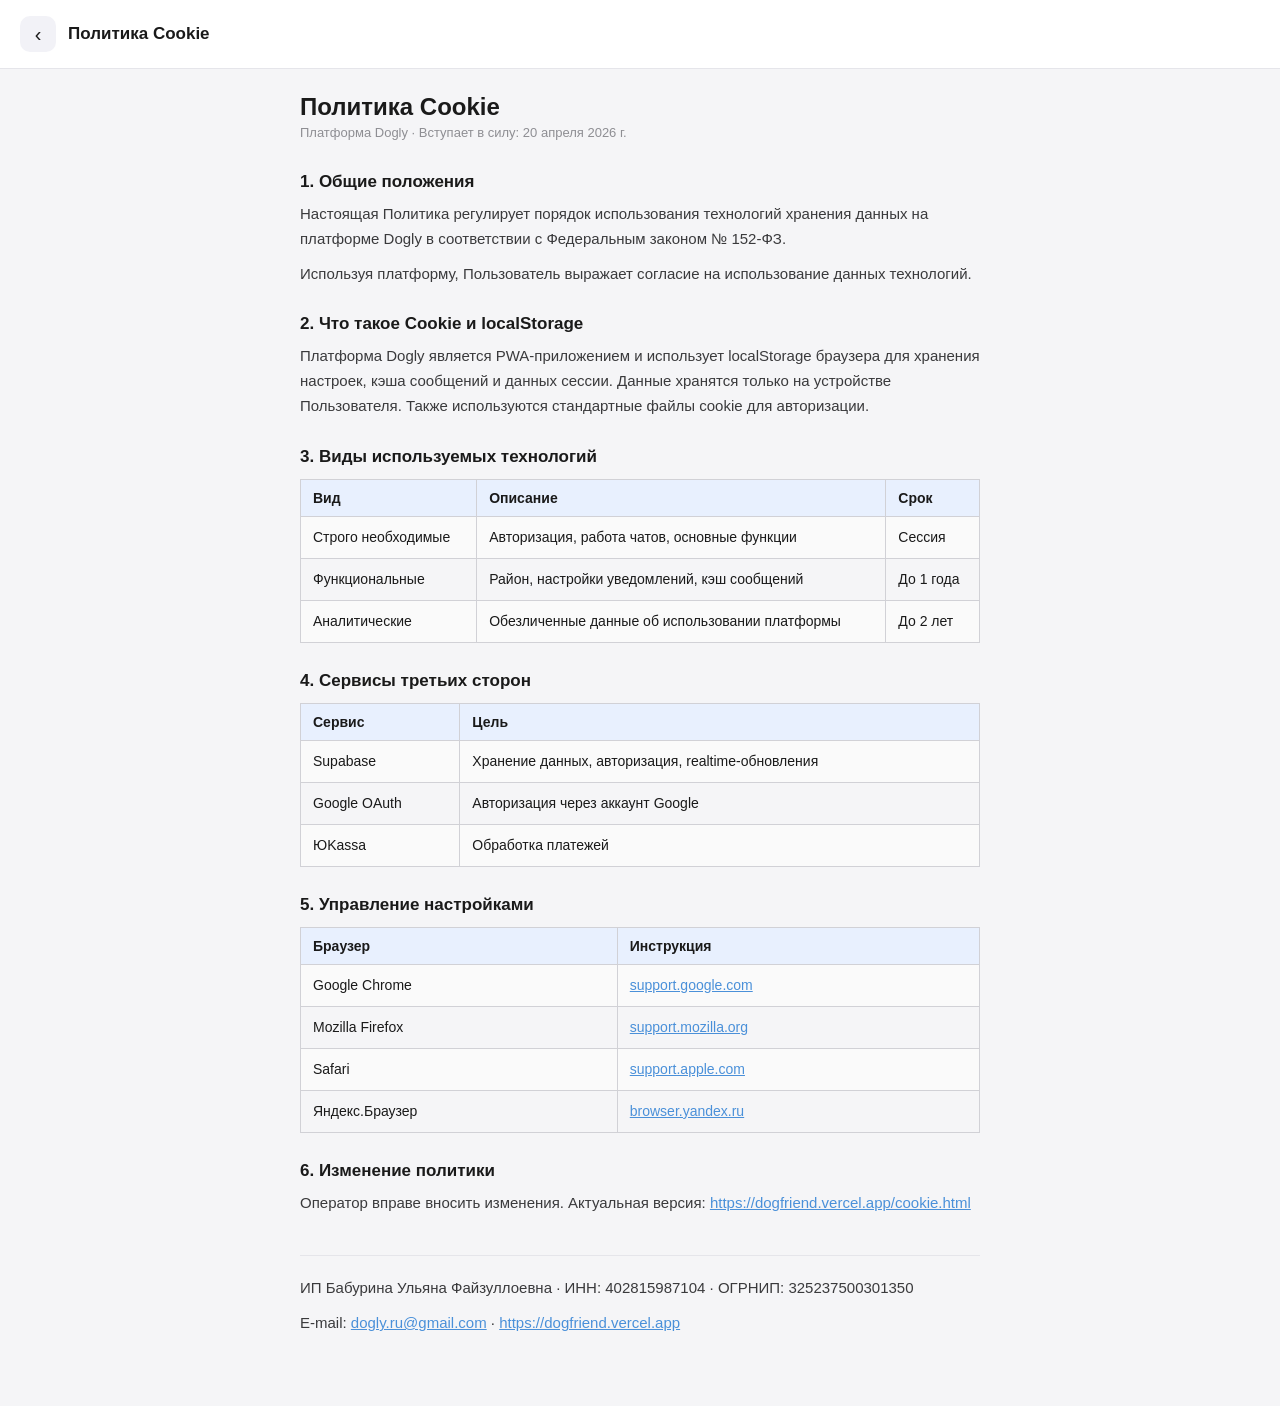
<file: cookie.html>
<!DOCTYPE html>
<html lang="ru">
<head>
<meta charset="UTF-8">
<meta name="viewport" content="width=device-width, initial-scale=1.0">
<title>Политика Cookie — Dogly</title>
<style>
  * { box-sizing: border-box; margin: 0; padding: 0; }
  body { font-family: -apple-system, BlinkMacSystemFont, 'Segoe UI', sans-serif; background: #f5f5f7; color: #1a1a1a; }
  .header { background: #fff; border-bottom: 1px solid #e5e5ea; padding: 16px 20px; display: flex; align-items: center; gap: 12px; position: sticky; top: 0; z-index: 10; }
  .back { background: #f2f2f7; border: none; border-radius: 10px; width: 36px; height: 36px; cursor: pointer; font-size: 20px; display: flex; align-items: center; justify-content: center; text-decoration: none; color: #1a1a1a; }
  .header-title { font-size: 17px; font-weight: 700; }
  .container { max-width: 720px; margin: 0 auto; padding: 24px 20px 60px; }
  .doc-title { font-size: 24px; font-weight: 800; margin-bottom: 4px; }
  .doc-meta { font-size: 13px; color: #8e8e93; margin-bottom: 32px; }
  h2 { font-size: 17px; font-weight: 700; margin: 28px 0 10px; color: #1a1a1a; }
  p { font-size: 15px; line-height: 1.65; color: #3a3a3c; margin-bottom: 10px; }
  ul { padding-left: 20px; margin-bottom: 10px; }
  li { font-size: 15px; line-height: 1.65; color: #3a3a3c; margin-bottom: 6px; }
  table { width: 100%; border-collapse: collapse; margin: 12px 0 16px; font-size: 14px; }
  th { background: #e8f0fe; padding: 10px 12px; text-align: left; font-weight: 600; border: 1px solid #d1d1d6; }
  td { padding: 10px 12px; border: 1px solid #d1d1d6; vertical-align: top; line-height: 1.5; }
  tr:nth-child(even) td { background: #fafafa; }
  .footer { margin-top: 40px; padding-top: 20px; border-top: 1px solid #e5e5ea; font-size: 13px; color: #8e8e93; }
  a { color: #4a90d9; }
</style>
</head>
<body>
<div class="header">
  <a class="back" onclick="history.back()" href="https://dogfriend.vercel.app">‹</a>
  <div class="header-title">Политика Cookie</div>
</div>
<div class="container">
  <div class="doc-title">Политика Cookie</div>
  <div class="doc-meta">Платформа Dogly · Вступает в силу: 20 апреля 2026 г.</div>
  
<h2>1. Общие положения</h2>
<p>Настоящая Политика регулирует порядок использования технологий хранения данных на платформе Dogly в соответствии с Федеральным законом № 152-ФЗ.</p>
<p>Используя платформу, Пользователь выражает согласие на использование данных технологий.</p>

<h2>2. Что такое Cookie и localStorage</h2>
<p>Платформа Dogly является PWA-приложением и использует localStorage браузера для хранения настроек, кэша сообщений и данных сессии. Данные хранятся только на устройстве Пользователя. Также используются стандартные файлы cookie для авторизации.</p>

<h2>3. Виды используемых технологий</h2>
<table>
<tr><th>Вид</th><th>Описание</th><th>Срок</th></tr>
<tr><td>Строго необходимые</td><td>Авторизация, работа чатов, основные функции</td><td>Сессия</td></tr>
<tr><td>Функциональные</td><td>Район, настройки уведомлений, кэш сообщений</td><td>До 1 года</td></tr>
<tr><td>Аналитические</td><td>Обезличенные данные об использовании платформы</td><td>До 2 лет</td></tr>
</table>

<h2>4. Сервисы третьих сторон</h2>
<table>
<tr><th>Сервис</th><th>Цель</th></tr>
<tr><td>Supabase</td><td>Хранение данных, авторизация, realtime-обновления</td></tr>
<tr><td>Google OAuth</td><td>Авторизация через аккаунт Google</td></tr>
<tr><td>ЮKassa</td><td>Обработка платежей</td></tr>
</table>

<h2>5. Управление настройками</h2>
<table>
<tr><th>Браузер</th><th>Инструкция</th></tr>
<tr><td>Google Chrome</td><td><a href="https://support.google.com/chrome/answer/95647" target="_blank">support.google.com</a></td></tr>
<tr><td>Mozilla Firefox</td><td><a href="https://support.mozilla.org/ru/kb/udalenie-kukov" target="_blank">support.mozilla.org</a></td></tr>
<tr><td>Safari</td><td><a href="https://support.apple.com/ru-ru/guide/safari/sfri11471/mac" target="_blank">support.apple.com</a></td></tr>
<tr><td>Яндекс.Браузер</td><td><a href="https://browser.yandex.ru/help/personal-data-protection/cookies.html" target="_blank">browser.yandex.ru</a></td></tr>
</table>

<h2>6. Изменение политики</h2>
<p>Оператор вправе вносить изменения. Актуальная версия: <a href="https://dogfriend.vercel.app/cookie.html">https://dogfriend.vercel.app/cookie.html</a></p>
  <div class="footer">
    <p>ИП Бабурина Ульяна Файзуллоевна · ИНН: 402815987104 · ОГРНИП: 325237500301350</p>
    <p>E-mail: <a href="mailto:dogly.ru@gmail.com">dogly.ru@gmail.com</a> · <a href="https://dogfriend.vercel.app">https://dogfriend.vercel.app</a></p>
  </div>
</div>
</body>
</html>
</file>
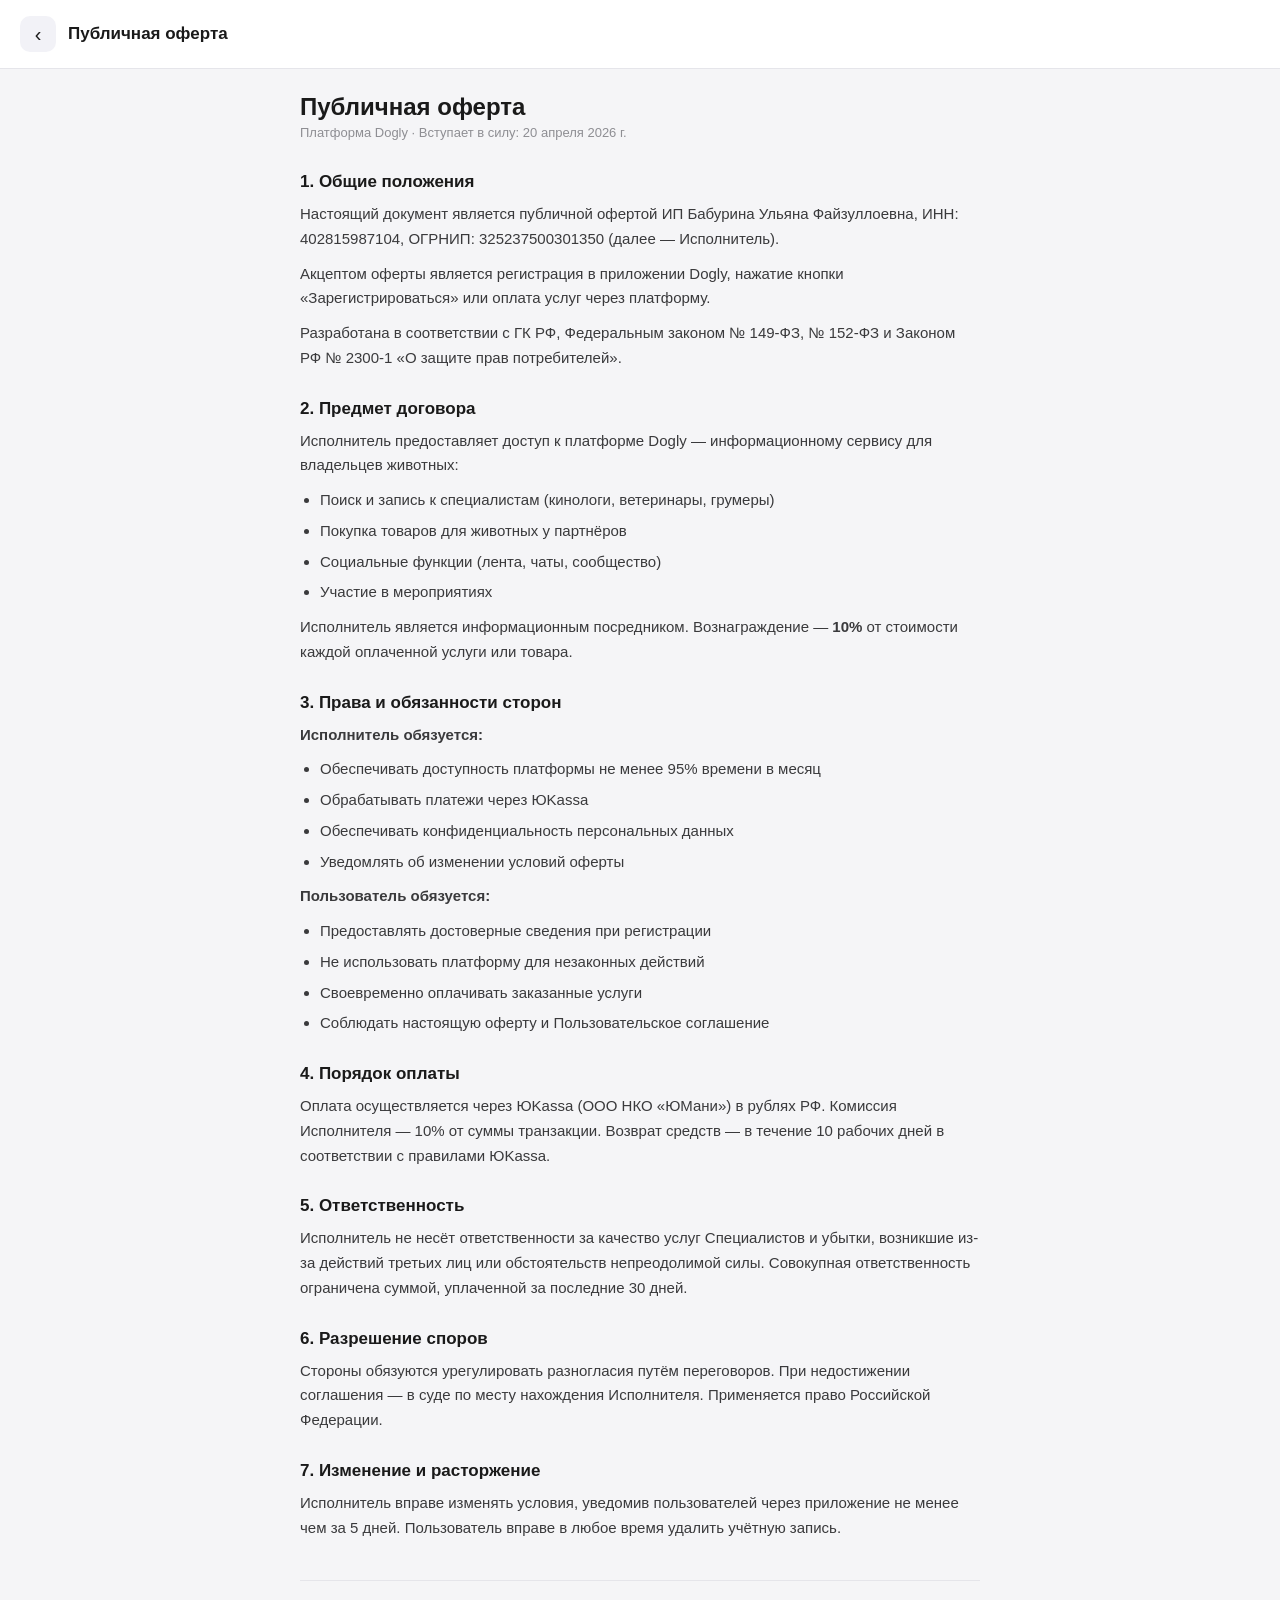
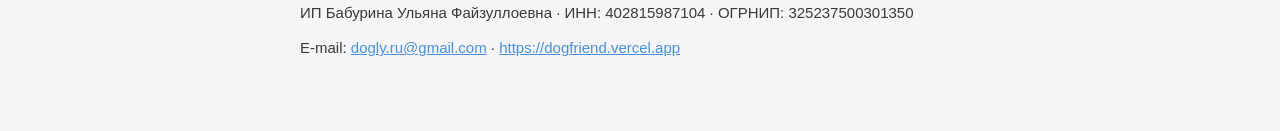
<file: offer.html>
<!DOCTYPE html>
<html lang="ru">
<head>
<meta charset="UTF-8">
<meta name="viewport" content="width=device-width, initial-scale=1.0">
<title>Публичная оферта — Dogly</title>
<style>
  * { box-sizing: border-box; margin: 0; padding: 0; }
  body { font-family: -apple-system, BlinkMacSystemFont, 'Segoe UI', sans-serif; background: #f5f5f7; color: #1a1a1a; }
  .header { background: #fff; border-bottom: 1px solid #e5e5ea; padding: 16px 20px; display: flex; align-items: center; gap: 12px; position: sticky; top: 0; z-index: 10; }
  .back { background: #f2f2f7; border: none; border-radius: 10px; width: 36px; height: 36px; cursor: pointer; font-size: 20px; display: flex; align-items: center; justify-content: center; text-decoration: none; color: #1a1a1a; }
  .header-title { font-size: 17px; font-weight: 700; }
  .container { max-width: 720px; margin: 0 auto; padding: 24px 20px 60px; }
  .doc-title { font-size: 24px; font-weight: 800; margin-bottom: 4px; }
  .doc-meta { font-size: 13px; color: #8e8e93; margin-bottom: 32px; }
  h2 { font-size: 17px; font-weight: 700; margin: 28px 0 10px; color: #1a1a1a; }
  p { font-size: 15px; line-height: 1.65; color: #3a3a3c; margin-bottom: 10px; }
  ul { padding-left: 20px; margin-bottom: 10px; }
  li { font-size: 15px; line-height: 1.65; color: #3a3a3c; margin-bottom: 6px; }
  table { width: 100%; border-collapse: collapse; margin: 12px 0 16px; font-size: 14px; }
  th { background: #e8f0fe; padding: 10px 12px; text-align: left; font-weight: 600; border: 1px solid #d1d1d6; }
  td { padding: 10px 12px; border: 1px solid #d1d1d6; vertical-align: top; line-height: 1.5; }
  tr:nth-child(even) td { background: #fafafa; }
  .footer { margin-top: 40px; padding-top: 20px; border-top: 1px solid #e5e5ea; font-size: 13px; color: #8e8e93; }
  a { color: #4a90d9; }
</style>
</head>
<body>
<div class="header">
  <a class="back" onclick="history.back()" href="https://dogfriend.vercel.app">‹</a>
  <div class="header-title">Публичная оферта</div>
</div>
<div class="container">
  <div class="doc-title">Публичная оферта</div>
  <div class="doc-meta">Платформа Dogly · Вступает в силу: 20 апреля 2026 г.</div>
  
<h2>1. Общие положения</h2>
<p>Настоящий документ является публичной офертой ИП Бабурина Ульяна Файзуллоевна, ИНН: 402815987104, ОГРНИП: 325237500301350 (далее — Исполнитель).</p>
<p>Акцептом оферты является регистрация в приложении Dogly, нажатие кнопки «Зарегистрироваться» или оплата услуг через платформу.</p>
<p>Разработана в соответствии с ГК РФ, Федеральным законом № 149-ФЗ, № 152-ФЗ и Законом РФ № 2300-1 «О защите прав потребителей».</p>

<h2>2. Предмет договора</h2>
<p>Исполнитель предоставляет доступ к платформе Dogly — информационному сервису для владельцев животных:</p>
<ul>
<li>Поиск и запись к специалистам (кинологи, ветеринары, грумеры)</li>
<li>Покупка товаров для животных у партнёров</li>
<li>Социальные функции (лента, чаты, сообщество)</li>
<li>Участие в мероприятиях</li>
</ul>
<p>Исполнитель является информационным посредником. Вознаграждение — <strong>10%</strong> от стоимости каждой оплаченной услуги или товара.</p>

<h2>3. Права и обязанности сторон</h2>
<p><strong>Исполнитель обязуется:</strong></p>
<ul>
<li>Обеспечивать доступность платформы не менее 95% времени в месяц</li>
<li>Обрабатывать платежи через ЮKassa</li>
<li>Обеспечивать конфиденциальность персональных данных</li>
<li>Уведомлять об изменении условий оферты</li>
</ul>
<p><strong>Пользователь обязуется:</strong></p>
<ul>
<li>Предоставлять достоверные сведения при регистрации</li>
<li>Не использовать платформу для незаконных действий</li>
<li>Своевременно оплачивать заказанные услуги</li>
<li>Соблюдать настоящую оферту и Пользовательское соглашение</li>
</ul>

<h2>4. Порядок оплаты</h2>
<p>Оплата осуществляется через ЮKassa (ООО НКО «ЮМани») в рублях РФ. Комиссия Исполнителя — 10% от суммы транзакции. Возврат средств — в течение 10 рабочих дней в соответствии с правилами ЮKassa.</p>

<h2>5. Ответственность</h2>
<p>Исполнитель не несёт ответственности за качество услуг Специалистов и убытки, возникшие из-за действий третьих лиц или обстоятельств непреодолимой силы. Совокупная ответственность ограничена суммой, уплаченной за последние 30 дней.</p>

<h2>6. Разрешение споров</h2>
<p>Стороны обязуются урегулировать разногласия путём переговоров. При недостижении соглашения — в суде по месту нахождения Исполнителя. Применяется право Российской Федерации.</p>

<h2>7. Изменение и расторжение</h2>
<p>Исполнитель вправе изменять условия, уведомив пользователей через приложение не менее чем за 5 дней. Пользователь вправе в любое время удалить учётную запись.</p>
  <div class="footer">
    <p>ИП Бабурина Ульяна Файзуллоевна · ИНН: 402815987104 · ОГРНИП: 325237500301350</p>
    <p>E-mail: <a href="mailto:dogly.ru@gmail.com">dogly.ru@gmail.com</a> · <a href="https://dogfriend.vercel.app">https://dogfriend.vercel.app</a></p>
  </div>
</div>
</body>
</html>
</file>
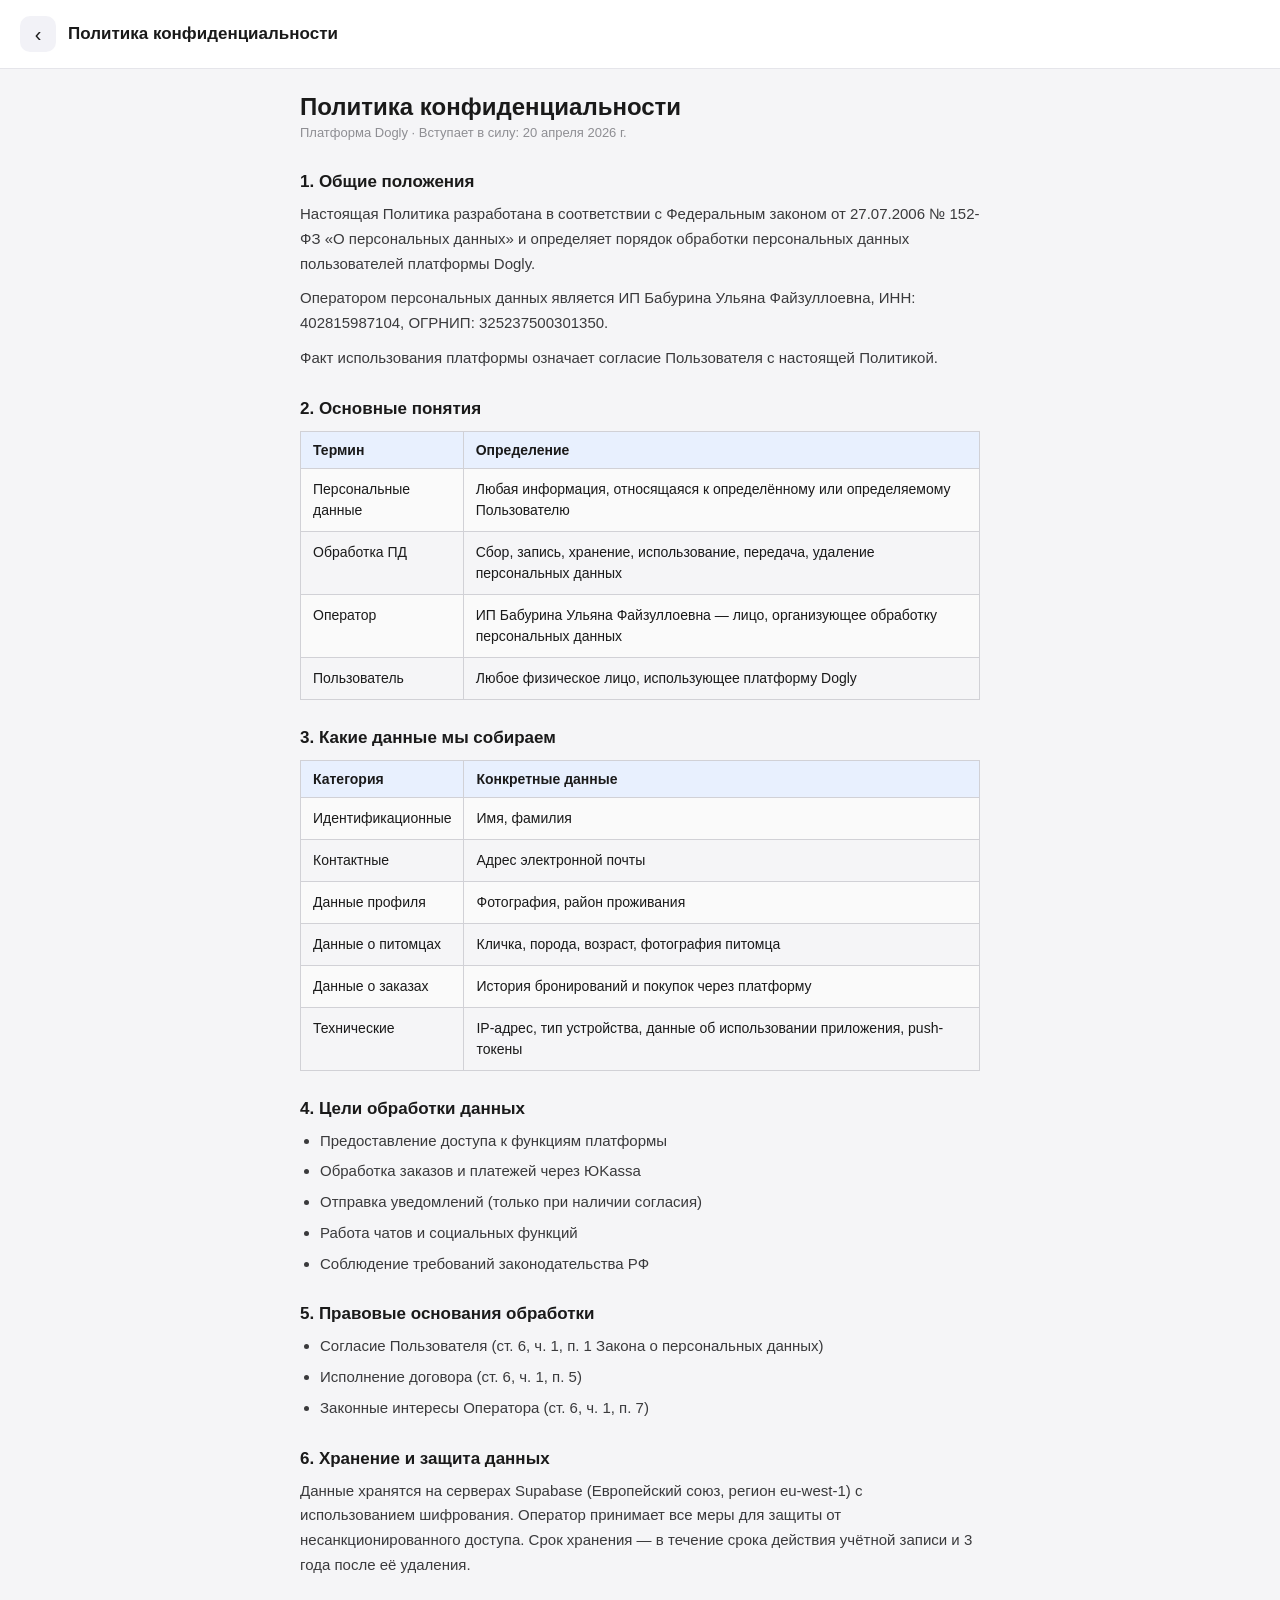
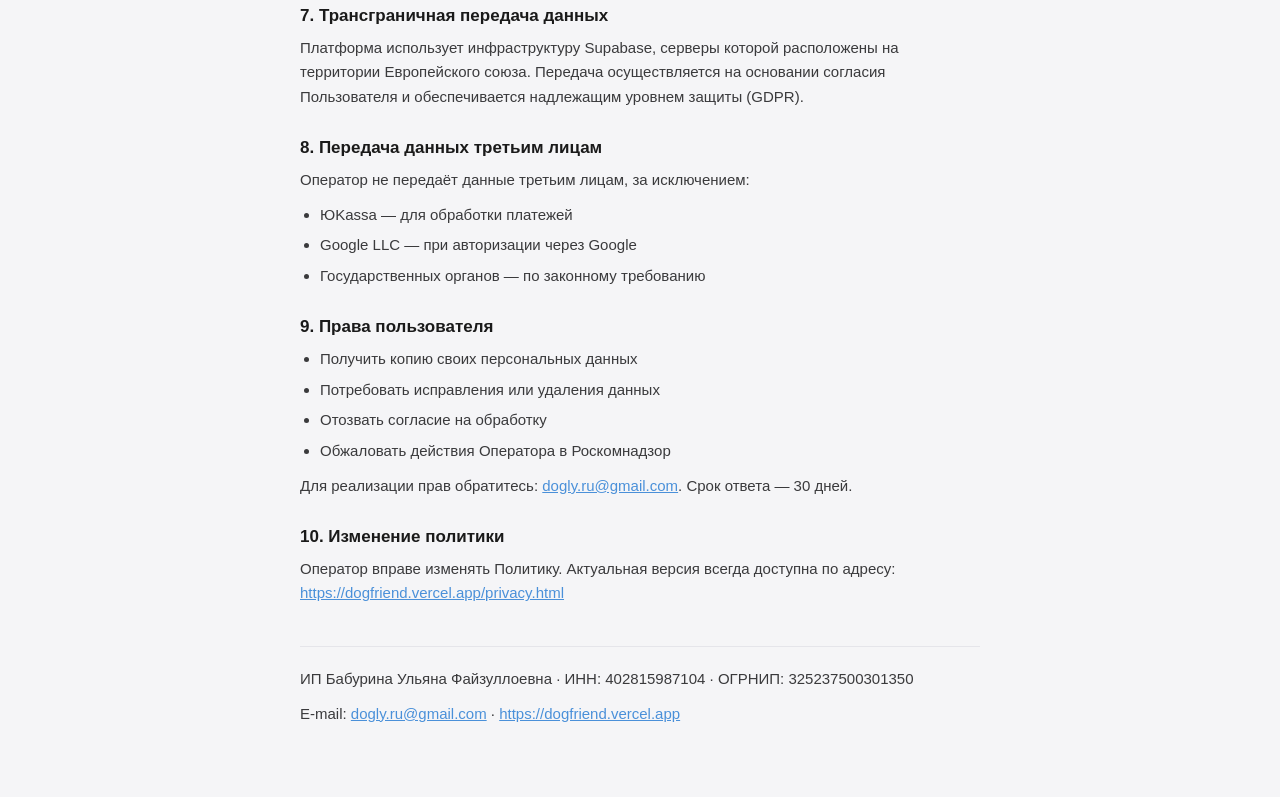
<file: privacy.html>
<!DOCTYPE html>
<html lang="ru">
<head>
<meta charset="UTF-8">
<meta name="viewport" content="width=device-width, initial-scale=1.0">
<title>Политика конфиденциальности — Dogly</title>
<style>
  * { box-sizing: border-box; margin: 0; padding: 0; }
  body { font-family: -apple-system, BlinkMacSystemFont, 'Segoe UI', sans-serif; background: #f5f5f7; color: #1a1a1a; }
  .header { background: #fff; border-bottom: 1px solid #e5e5ea; padding: 16px 20px; display: flex; align-items: center; gap: 12px; position: sticky; top: 0; z-index: 10; }
  .back { background: #f2f2f7; border: none; border-radius: 10px; width: 36px; height: 36px; cursor: pointer; font-size: 20px; display: flex; align-items: center; justify-content: center; text-decoration: none; color: #1a1a1a; }
  .header-title { font-size: 17px; font-weight: 700; }
  .container { max-width: 720px; margin: 0 auto; padding: 24px 20px 60px; }
  .doc-title { font-size: 24px; font-weight: 800; margin-bottom: 4px; }
  .doc-meta { font-size: 13px; color: #8e8e93; margin-bottom: 32px; }
  h2 { font-size: 17px; font-weight: 700; margin: 28px 0 10px; color: #1a1a1a; }
  p { font-size: 15px; line-height: 1.65; color: #3a3a3c; margin-bottom: 10px; }
  ul { padding-left: 20px; margin-bottom: 10px; }
  li { font-size: 15px; line-height: 1.65; color: #3a3a3c; margin-bottom: 6px; }
  table { width: 100%; border-collapse: collapse; margin: 12px 0 16px; font-size: 14px; }
  th { background: #e8f0fe; padding: 10px 12px; text-align: left; font-weight: 600; border: 1px solid #d1d1d6; }
  td { padding: 10px 12px; border: 1px solid #d1d1d6; vertical-align: top; line-height: 1.5; }
  tr:nth-child(even) td { background: #fafafa; }
  .footer { margin-top: 40px; padding-top: 20px; border-top: 1px solid #e5e5ea; font-size: 13px; color: #8e8e93; }
  a { color: #4a90d9; }
</style>
</head>
<body>
<div class="header">
  <a class="back" onclick="history.back()" href="https://dogfriend.vercel.app">‹</a>
  <div class="header-title">Политика конфиденциальности</div>
</div>
<div class="container">
  <div class="doc-title">Политика конфиденциальности</div>
  <div class="doc-meta">Платформа Dogly · Вступает в силу: 20 апреля 2026 г.</div>
  
<h2>1. Общие положения</h2>
<p>Настоящая Политика разработана в соответствии с Федеральным законом от 27.07.2006 № 152-ФЗ «О персональных данных» и определяет порядок обработки персональных данных пользователей платформы Dogly.</p>
<p>Оператором персональных данных является ИП Бабурина Ульяна Файзуллоевна, ИНН: 402815987104, ОГРНИП: 325237500301350.</p>
<p>Факт использования платформы означает согласие Пользователя с настоящей Политикой.</p>

<h2>2. Основные понятия</h2>
<table>
<tr><th>Термин</th><th>Определение</th></tr>
<tr><td>Персональные данные</td><td>Любая информация, относящаяся к определённому или определяемому Пользователю</td></tr>
<tr><td>Обработка ПД</td><td>Сбор, запись, хранение, использование, передача, удаление персональных данных</td></tr>
<tr><td>Оператор</td><td>ИП Бабурина Ульяна Файзуллоевна — лицо, организующее обработку персональных данных</td></tr>
<tr><td>Пользователь</td><td>Любое физическое лицо, использующее платформу Dogly</td></tr>
</table>

<h2>3. Какие данные мы собираем</h2>
<table>
<tr><th>Категория</th><th>Конкретные данные</th></tr>
<tr><td>Идентификационные</td><td>Имя, фамилия</td></tr>
<tr><td>Контактные</td><td>Адрес электронной почты</td></tr>
<tr><td>Данные профиля</td><td>Фотография, район проживания</td></tr>
<tr><td>Данные о питомцах</td><td>Кличка, порода, возраст, фотография питомца</td></tr>
<tr><td>Данные о заказах</td><td>История бронирований и покупок через платформу</td></tr>
<tr><td>Технические</td><td>IP-адрес, тип устройства, данные об использовании приложения, push-токены</td></tr>
</table>

<h2>4. Цели обработки данных</h2>
<ul>
<li>Предоставление доступа к функциям платформы</li>
<li>Обработка заказов и платежей через ЮKassa</li>
<li>Отправка уведомлений (только при наличии согласия)</li>
<li>Работа чатов и социальных функций</li>
<li>Соблюдение требований законодательства РФ</li>
</ul>

<h2>5. Правовые основания обработки</h2>
<ul>
<li>Согласие Пользователя (ст. 6, ч. 1, п. 1 Закона о персональных данных)</li>
<li>Исполнение договора (ст. 6, ч. 1, п. 5)</li>
<li>Законные интересы Оператора (ст. 6, ч. 1, п. 7)</li>
</ul>

<h2>6. Хранение и защита данных</h2>
<p>Данные хранятся на серверах Supabase (Европейский союз, регион eu-west-1) с использованием шифрования. Оператор принимает все меры для защиты от несанкционированного доступа. Срок хранения — в течение срока действия учётной записи и 3 года после её удаления.</p>

<h2>7. Трансграничная передача данных</h2>
<p>Платформа использует инфраструктуру Supabase, серверы которой расположены на территории Европейского союза. Передача осуществляется на основании согласия Пользователя и обеспечивается надлежащим уровнем защиты (GDPR).</p>

<h2>8. Передача данных третьим лицам</h2>
<p>Оператор не передаёт данные третьим лицам, за исключением:</p>
<ul>
<li>ЮKassa — для обработки платежей</li>
<li>Google LLC — при авторизации через Google</li>
<li>Государственных органов — по законному требованию</li>
</ul>

<h2>9. Права пользователя</h2>
<ul>
<li>Получить копию своих персональных данных</li>
<li>Потребовать исправления или удаления данных</li>
<li>Отозвать согласие на обработку</li>
<li>Обжаловать действия Оператора в Роскомнадзор</li>
</ul>
<p>Для реализации прав обратитесь: <a href="mailto:dogly.ru@gmail.com">dogly.ru@gmail.com</a>. Срок ответа — 30 дней.</p>

<h2>10. Изменение политики</h2>
<p>Оператор вправе изменять Политику. Актуальная версия всегда доступна по адресу: <a href="https://dogfriend.vercel.app/privacy.html">https://dogfriend.vercel.app/privacy.html</a></p>
  <div class="footer">
    <p>ИП Бабурина Ульяна Файзуллоевна · ИНН: 402815987104 · ОГРНИП: 325237500301350</p>
    <p>E-mail: <a href="mailto:dogly.ru@gmail.com">dogly.ru@gmail.com</a> · <a href="https://dogfriend.vercel.app">https://dogfriend.vercel.app</a></p>
  </div>
</div>
</body>
</html>
</file>
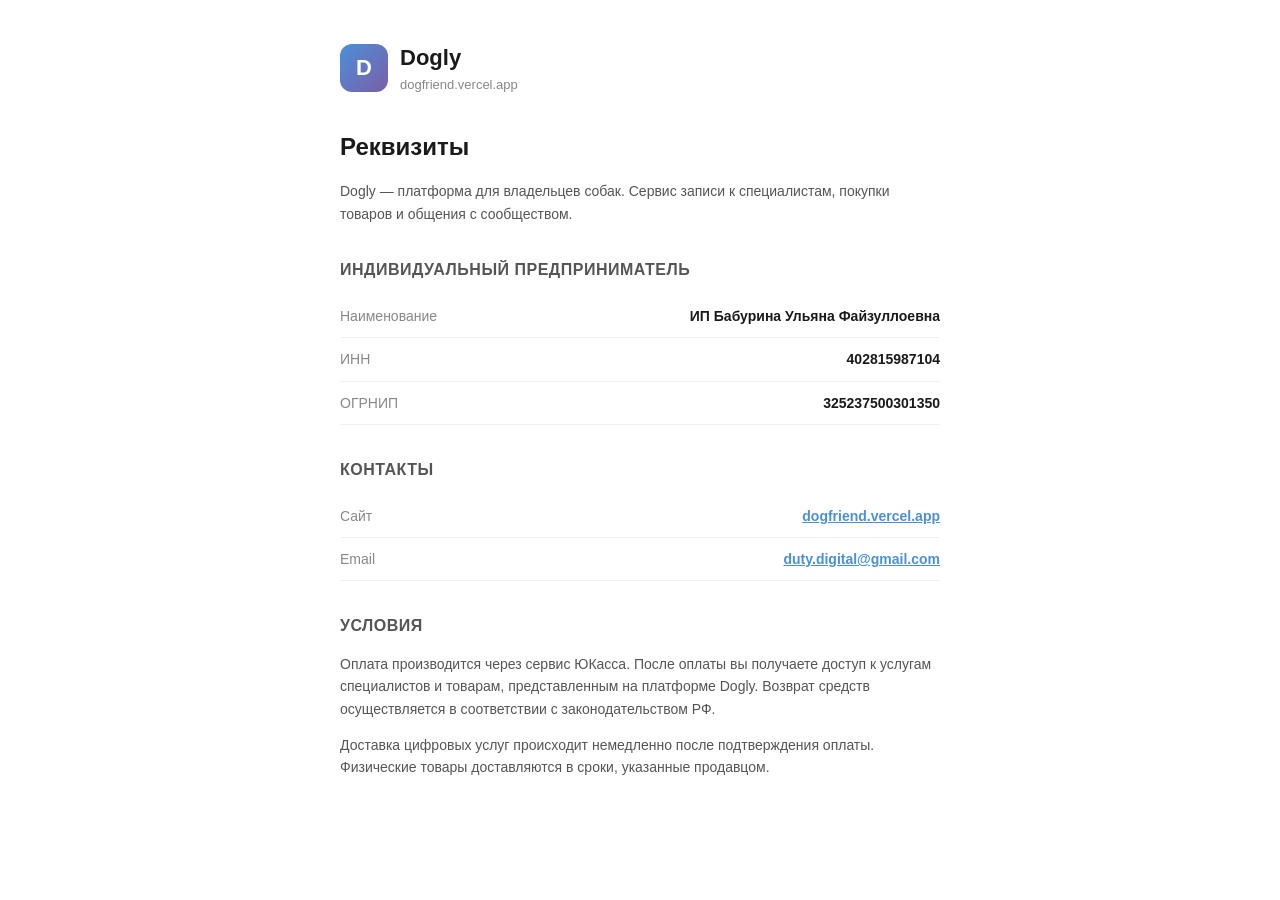
<file: requisites.html>
<!DOCTYPE html>
<html lang="ru">
<head>
<meta charset="UTF-8">
<meta name="viewport" content="width=device-width, initial-scale=1.0">
<title>Реквизиты — Dogly</title>
<style>
  body { font-family: -apple-system, BlinkMacSystemFont, 'Segoe UI', sans-serif; max-width: 600px; margin: 0 auto; padding: 40px 20px; color: #1a1a1a; line-height: 1.6; }
  h1 { font-size: 24px; font-weight: 700; margin-bottom: 8px; }
  h2 { font-size: 16px; font-weight: 600; color: #555; margin: 32px 0 12px; text-transform: uppercase; letter-spacing: 0.5px; }
  .row { display: flex; justify-content: space-between; padding: 10px 0; border-bottom: 1px solid #f0f0f0; }
  .label { color: #888; font-size: 14px; }
  .value { font-weight: 600; font-size: 14px; text-align: right; }
  .logo { display: flex; align-items: center; gap: 12px; margin-bottom: 32px; }
  .logo-icon { width: 48px; height: 48px; border-radius: 12px; background: linear-gradient(135deg, #4A90D9, #7B5EA7); display: flex; align-items: center; justify-content: center; color: white; font-size: 22px; font-weight: 800; }
  .logo-text { font-size: 22px; font-weight: 800; }
  .logo-sub { font-size: 13px; color: #888; }
  p { font-size: 14px; color: #555; }
  a { color: #4A90D9; }
</style>
</head>
<body>

<div class="logo">
  <div class="logo-icon">D</div>
  <div>
    <div class="logo-text">Dogly</div>
    <div class="logo-sub">dogfriend.vercel.app</div>
  </div>
</div>

<h1>Реквизиты</h1>
<p>Dogly — платформа для владельцев собак. Сервис записи к специалистам, покупки товаров и общения с сообществом.</p>

<h2>Индивидуальный предприниматель</h2>
<div class="row"><span class="label">Наименование</span><span class="value">ИП Бабурина Ульяна Файзуллоевна</span></div>
<div class="row"><span class="label">ИНН</span><span class="value">402815987104</span></div>
<div class="row"><span class="label">ОГРНИП</span><span class="value">325237500301350</span></div>

<h2>Контакты</h2>
<div class="row"><span class="label">Сайт</span><span class="value"><a href="https://dogfriend.vercel.app">dogfriend.vercel.app</a></span></div>
<div class="row"><span class="label">Email</span><span class="value"><a href="mailto:duty.digital@gmail.com">duty.digital@gmail.com</a></span></div>

<h2>Условия</h2>
<p>Оплата производится через сервис ЮКасса. После оплаты вы получаете доступ к услугам специалистов и товарам, представленным на платформе Dogly. Возврат средств осуществляется в соответствии с законодательством РФ.</p>
<p>Доставка цифровых услуг происходит немедленно после подтверждения оплаты. Физические товары доставляются в сроки, указанные продавцом.</p>

</body>
</html>
</file>
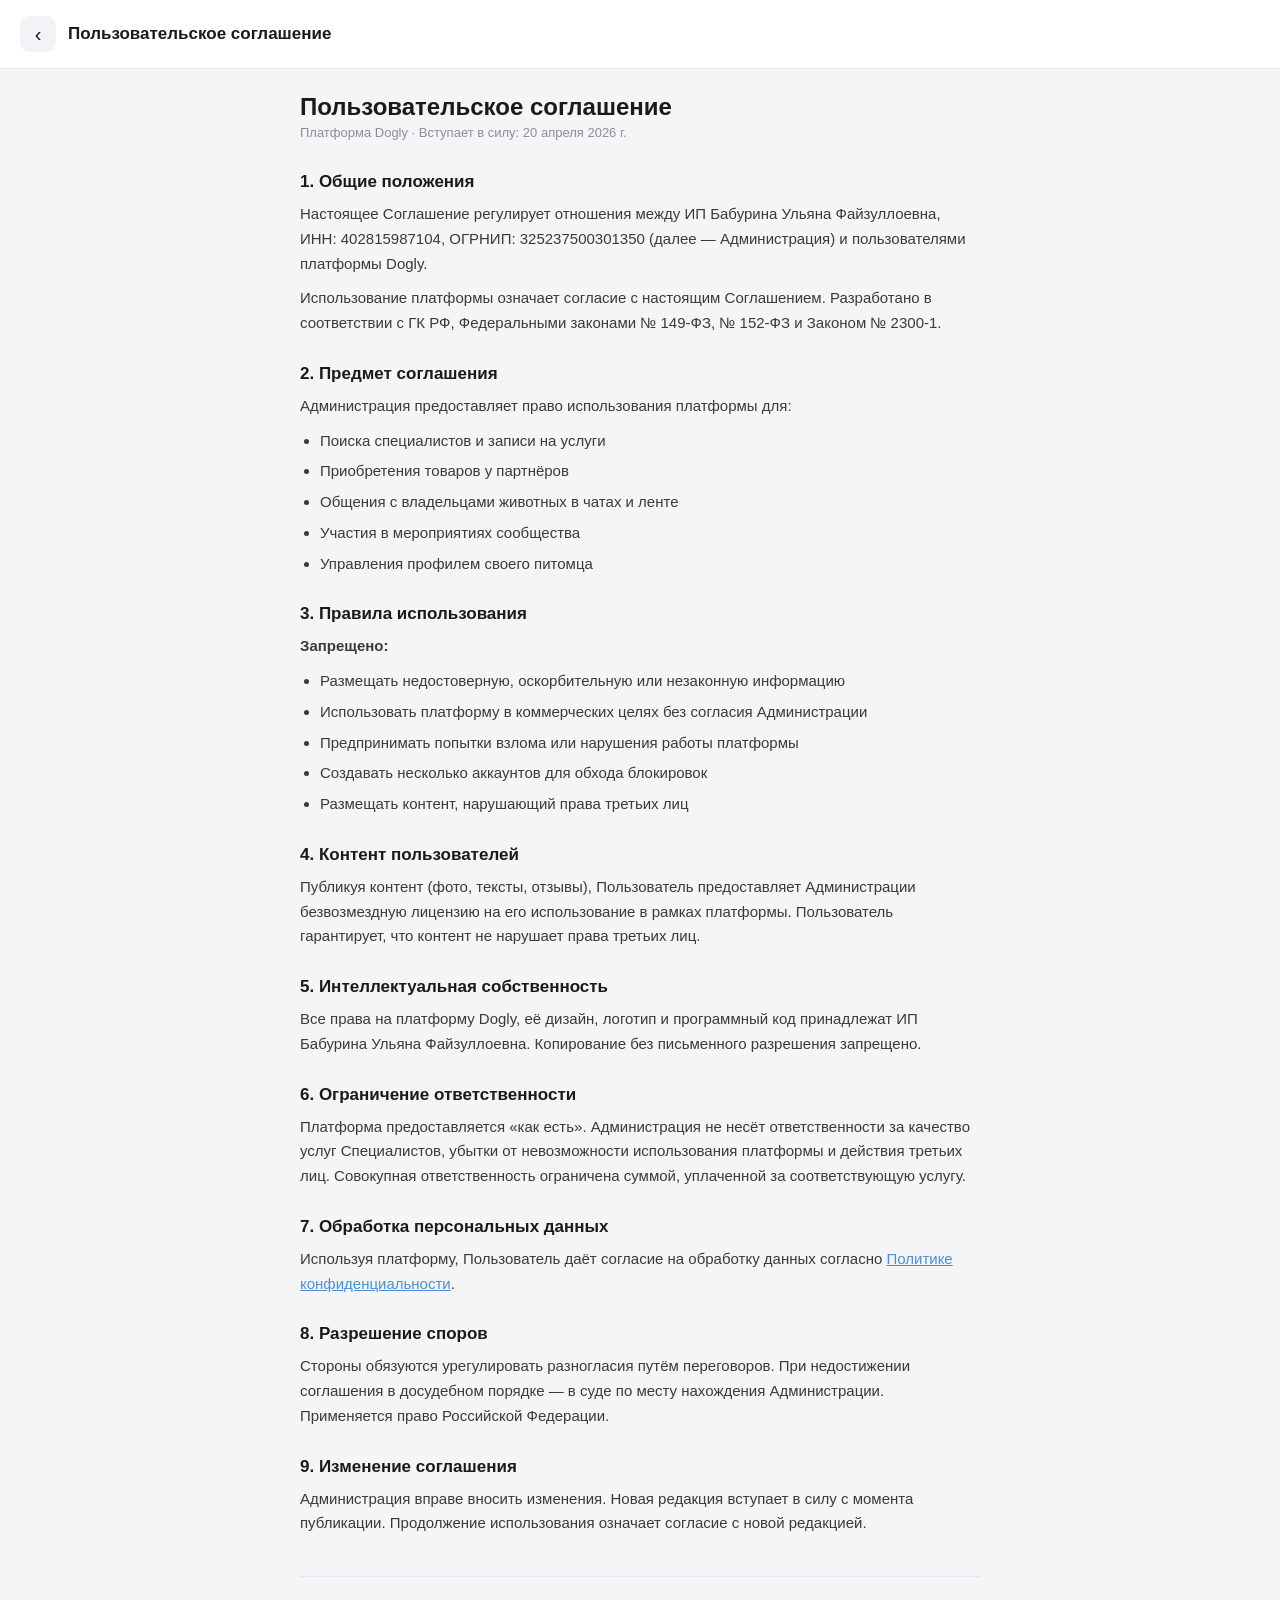
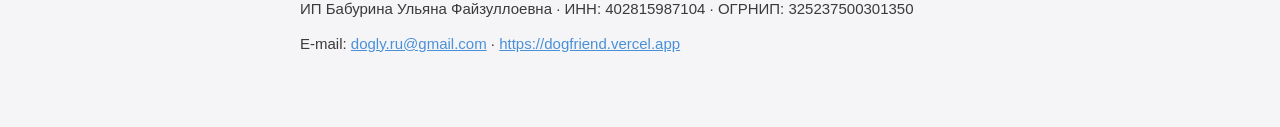
<file: terms.html>
<!DOCTYPE html>
<html lang="ru">
<head>
<meta charset="UTF-8">
<meta name="viewport" content="width=device-width, initial-scale=1.0">
<title>Пользовательское соглашение — Dogly</title>
<style>
  * { box-sizing: border-box; margin: 0; padding: 0; }
  body { font-family: -apple-system, BlinkMacSystemFont, 'Segoe UI', sans-serif; background: #f5f5f7; color: #1a1a1a; }
  .header { background: #fff; border-bottom: 1px solid #e5e5ea; padding: 16px 20px; display: flex; align-items: center; gap: 12px; position: sticky; top: 0; z-index: 10; }
  .back { background: #f2f2f7; border: none; border-radius: 10px; width: 36px; height: 36px; cursor: pointer; font-size: 20px; display: flex; align-items: center; justify-content: center; text-decoration: none; color: #1a1a1a; }
  .header-title { font-size: 17px; font-weight: 700; }
  .container { max-width: 720px; margin: 0 auto; padding: 24px 20px 60px; }
  .doc-title { font-size: 24px; font-weight: 800; margin-bottom: 4px; }
  .doc-meta { font-size: 13px; color: #8e8e93; margin-bottom: 32px; }
  h2 { font-size: 17px; font-weight: 700; margin: 28px 0 10px; color: #1a1a1a; }
  p { font-size: 15px; line-height: 1.65; color: #3a3a3c; margin-bottom: 10px; }
  ul { padding-left: 20px; margin-bottom: 10px; }
  li { font-size: 15px; line-height: 1.65; color: #3a3a3c; margin-bottom: 6px; }
  table { width: 100%; border-collapse: collapse; margin: 12px 0 16px; font-size: 14px; }
  th { background: #e8f0fe; padding: 10px 12px; text-align: left; font-weight: 600; border: 1px solid #d1d1d6; }
  td { padding: 10px 12px; border: 1px solid #d1d1d6; vertical-align: top; line-height: 1.5; }
  tr:nth-child(even) td { background: #fafafa; }
  .footer { margin-top: 40px; padding-top: 20px; border-top: 1px solid #e5e5ea; font-size: 13px; color: #8e8e93; }
  a { color: #4a90d9; }
</style>
</head>
<body>
<div class="header">
  <a class="back" onclick="history.back()" href="https://dogfriend.vercel.app">‹</a>
  <div class="header-title">Пользовательское соглашение</div>
</div>
<div class="container">
  <div class="doc-title">Пользовательское соглашение</div>
  <div class="doc-meta">Платформа Dogly · Вступает в силу: 20 апреля 2026 г.</div>
  
<h2>1. Общие положения</h2>
<p>Настоящее Соглашение регулирует отношения между ИП Бабурина Ульяна Файзуллоевна, ИНН: 402815987104, ОГРНИП: 325237500301350 (далее — Администрация) и пользователями платформы Dogly.</p>
<p>Использование платформы означает согласие с настоящим Соглашением. Разработано в соответствии с ГК РФ, Федеральными законами № 149-ФЗ, № 152-ФЗ и Законом № 2300-1.</p>

<h2>2. Предмет соглашения</h2>
<p>Администрация предоставляет право использования платформы для:</p>
<ul>
<li>Поиска специалистов и записи на услуги</li>
<li>Приобретения товаров у партнёров</li>
<li>Общения с владельцами животных в чатах и ленте</li>
<li>Участия в мероприятиях сообщества</li>
<li>Управления профилем своего питомца</li>
</ul>

<h2>3. Правила использования</h2>
<p><strong>Запрещено:</strong></p>
<ul>
<li>Размещать недостоверную, оскорбительную или незаконную информацию</li>
<li>Использовать платформу в коммерческих целях без согласия Администрации</li>
<li>Предпринимать попытки взлома или нарушения работы платформы</li>
<li>Создавать несколько аккаунтов для обхода блокировок</li>
<li>Размещать контент, нарушающий права третьих лиц</li>
</ul>

<h2>4. Контент пользователей</h2>
<p>Публикуя контент (фото, тексты, отзывы), Пользователь предоставляет Администрации безвозмездную лицензию на его использование в рамках платформы. Пользователь гарантирует, что контент не нарушает права третьих лиц.</p>

<h2>5. Интеллектуальная собственность</h2>
<p>Все права на платформу Dogly, её дизайн, логотип и программный код принадлежат ИП Бабурина Ульяна Файзуллоевна. Копирование без письменного разрешения запрещено.</p>

<h2>6. Ограничение ответственности</h2>
<p>Платформа предоставляется «как есть». Администрация не несёт ответственности за качество услуг Специалистов, убытки от невозможности использования платформы и действия третьих лиц. Совокупная ответственность ограничена суммой, уплаченной за соответствующую услугу.</p>

<h2>7. Обработка персональных данных</h2>
<p>Используя платформу, Пользователь даёт согласие на обработку данных согласно <a href="https://dogfriend.vercel.app/privacy.html">Политике конфиденциальности</a>.</p>

<h2>8. Разрешение споров</h2>
<p>Стороны обязуются урегулировать разногласия путём переговоров. При недостижении соглашения в досудебном порядке — в суде по месту нахождения Администрации. Применяется право Российской Федерации.</p>

<h2>9. Изменение соглашения</h2>
<p>Администрация вправе вносить изменения. Новая редакция вступает в силу с момента публикации. Продолжение использования означает согласие с новой редакцией.</p>
  <div class="footer">
    <p>ИП Бабурина Ульяна Файзуллоевна · ИНН: 402815987104 · ОГРНИП: 325237500301350</p>
    <p>E-mail: <a href="mailto:dogly.ru@gmail.com">dogly.ru@gmail.com</a> · <a href="https://dogfriend.vercel.app">https://dogfriend.vercel.app</a></p>
  </div>
</div>
</body>
</html>
</file>
